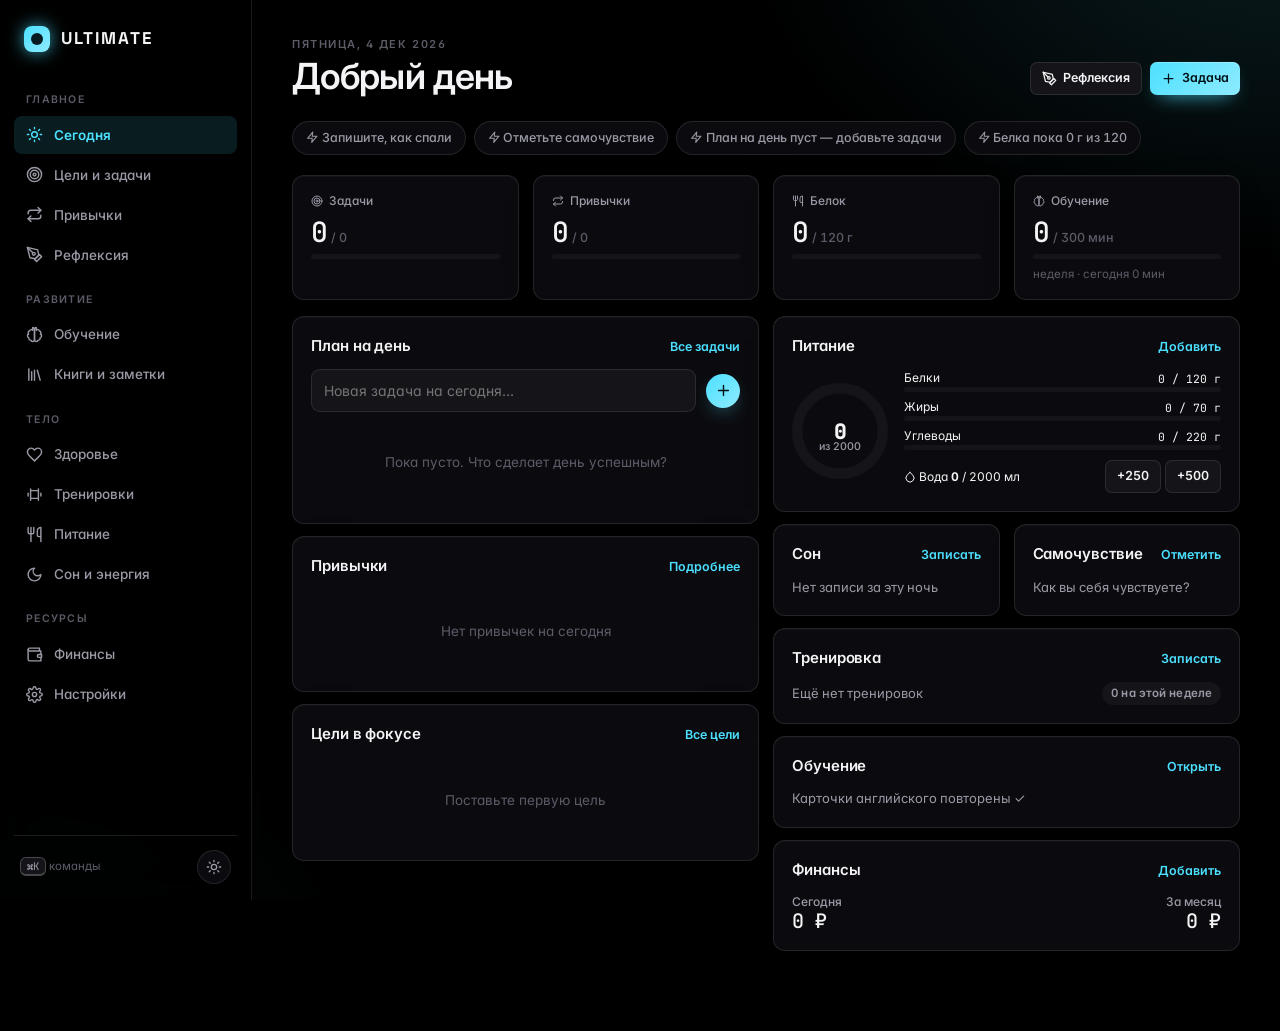
<file: index.html>
<!DOCTYPE html>
<html lang="ru">
<head>
<meta charset="UTF-8">
<meta name="viewport" content="width=device-width, initial-scale=1.0, viewport-fit=cover">
<title>ULTIMATE</title>
<meta name="description" content="ULTIMATE — личная эффективность: цели, привычки, здоровье, обучение, финансы, рефлексия.">
<meta name="theme-color" content="#F5F6F8" media="(prefers-color-scheme: light)">
<meta name="theme-color" content="#000000" media="(prefers-color-scheme: dark)">
<meta name="color-scheme" content="light dark">
<meta name="mobile-web-app-capable" content="yes">
<meta name="apple-mobile-web-app-capable" content="yes">
<meta name="apple-mobile-web-app-status-bar-style" content="black-translucent">
<meta name="apple-mobile-web-app-title" content="ULTIMATE">
<link rel="manifest" href="manifest.webmanifest">
<link rel="icon" href="icons/icon.svg" type="image/svg+xml">
<link rel="apple-touch-icon" href="icons/icon-180.png">
<link rel="preconnect" href="https://fonts.googleapis.com">
<link rel="preconnect" href="https://fonts.gstatic.com" crossorigin>
<link rel="stylesheet" href="https://fonts.googleapis.com/css2?family=Space+Grotesk:wght@500;600;700&family=Inter:wght@400;500;600;700&family=JetBrains+Mono:wght@400;500;600&display=swap">
<link rel="stylesheet" href="src/styles.css">
</head>
<body>
<div id="app">
  <aside id="sidebar"></aside>
  <main id="main"><div id="page"></div></main>
</div>
<div id="modals"></div>
<div id="toasts"></div>
<div id="tooltip" role="tooltip"></div>
<canvas id="confetti"></canvas>
<script type="module" src="src/app.js"></script>
<script type="module" src="src/pwa.js"></script>
</body>
</html>
</file>
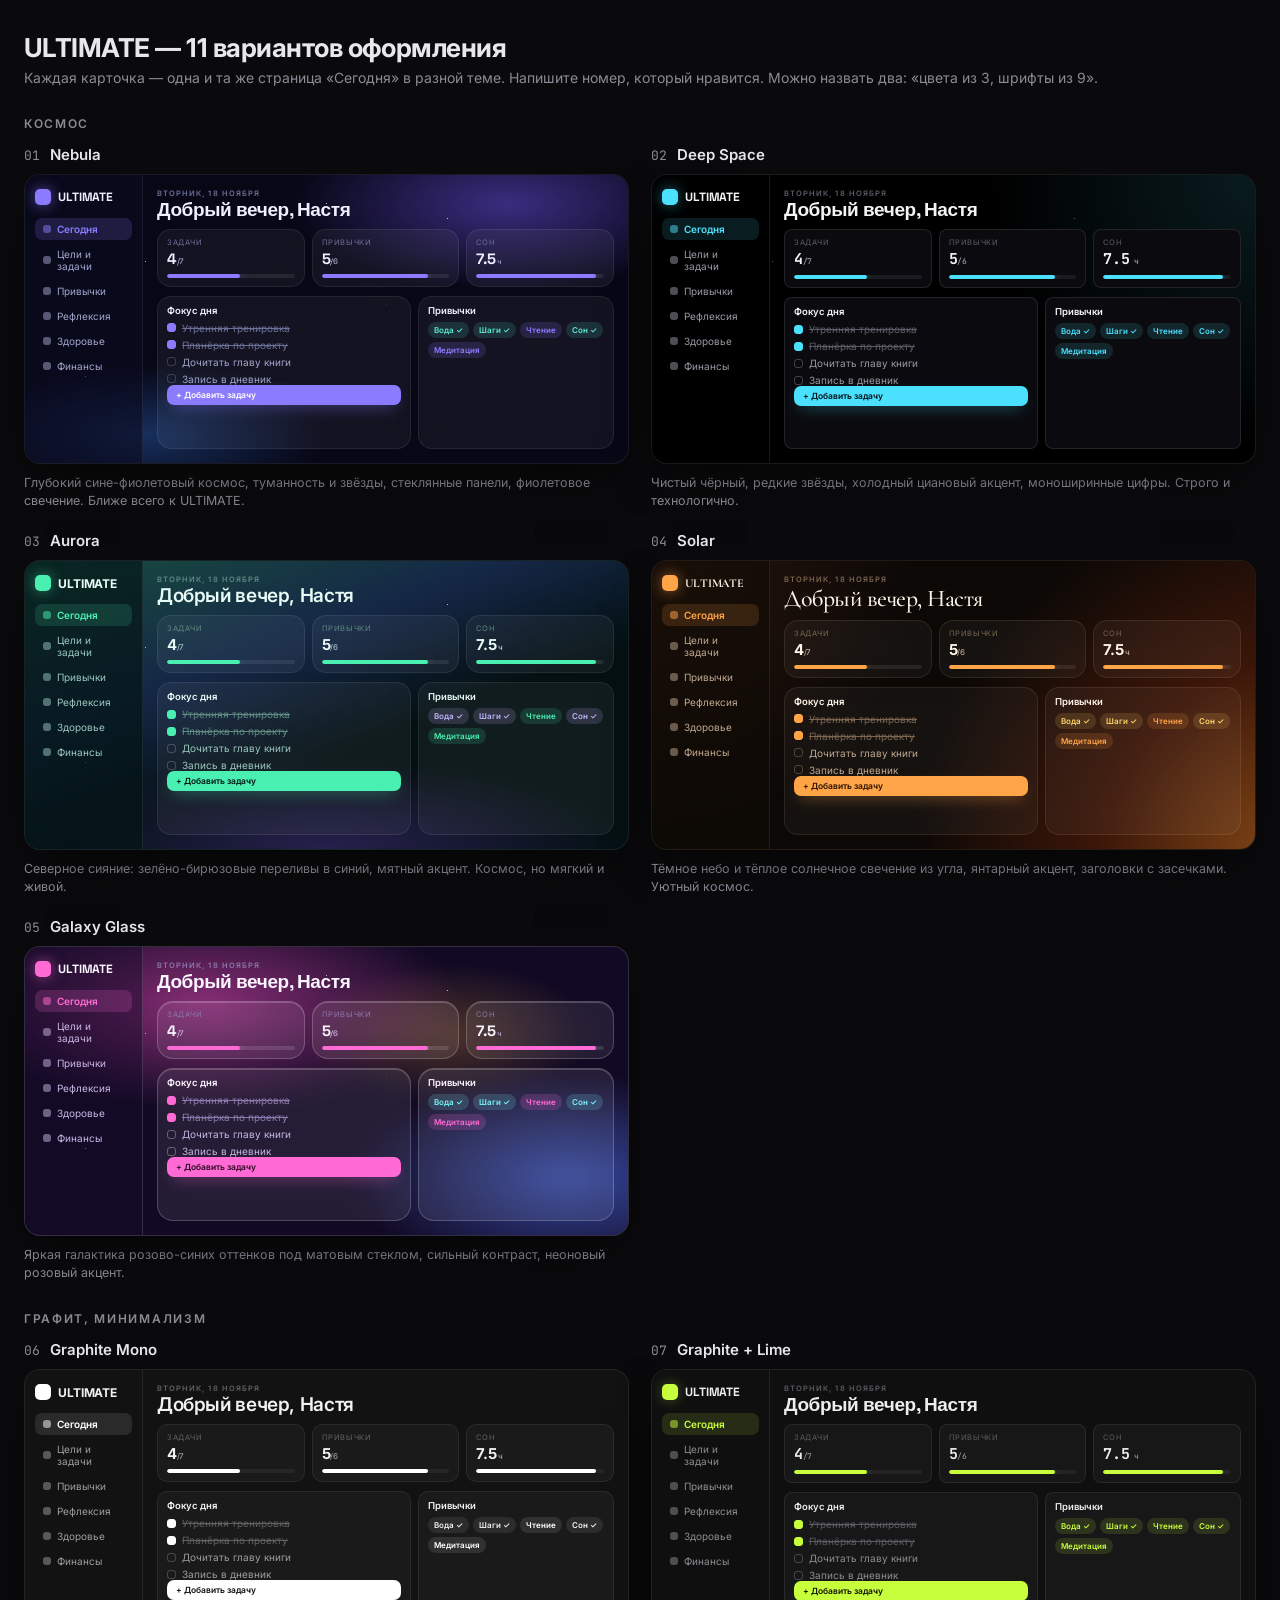
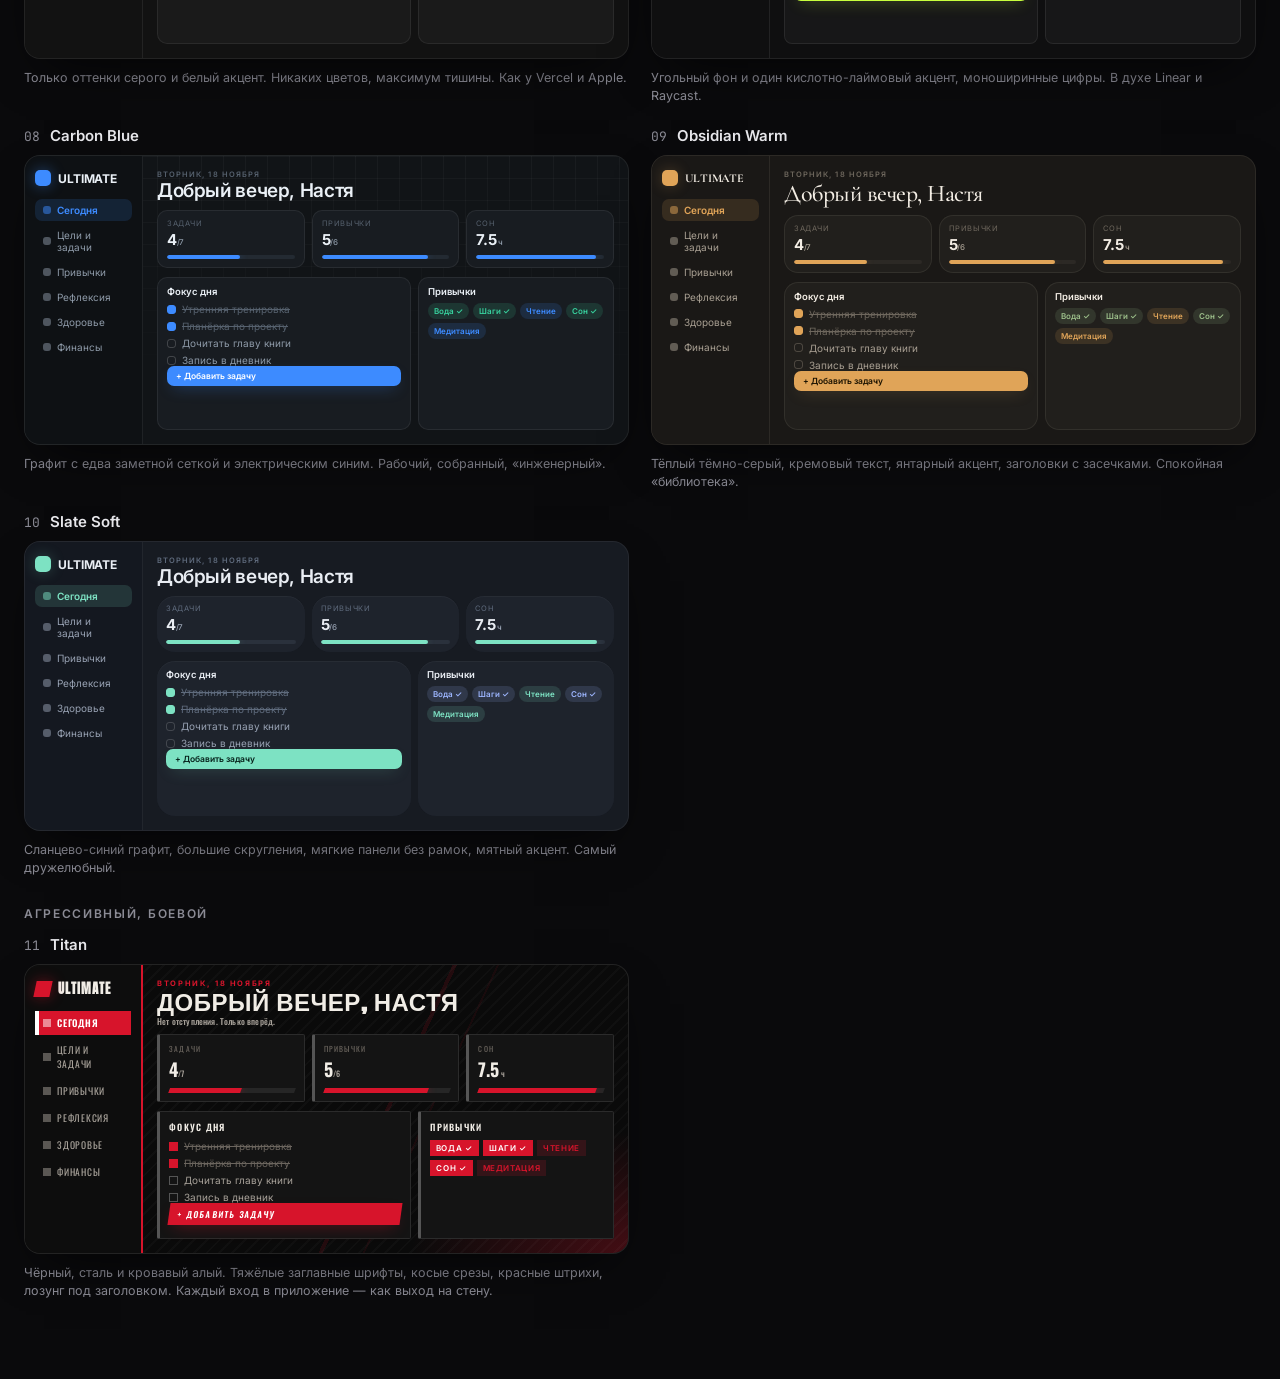
<file: design-variants.html>
<!DOCTYPE html>
<html lang="ru">
<head>
<meta charset="UTF-8">
<meta name="viewport" content="width=device-width, initial-scale=1.0">
<title>ULTIMATE — 11 вариантов оформления</title>
<link rel="stylesheet" href="https://fonts.googleapis.com/css2?family=Inter:wght@400;500;600;700&family=Space+Grotesk:wght@500;600;700&family=Cormorant+Garamond:wght@500;600&family=JetBrains+Mono:wght@500&family=Anton&family=Oswald:wght@500;600;700&display=swap">
<style>
  * { box-sizing: border-box; margin: 0; padding: 0; }
  body { background: #0a0a0c; color: #e8e8ec; font-family: Inter, system-ui, sans-serif; padding: 32px 24px 80px; }
  h1 { font-size: 26px; font-weight: 700; letter-spacing: -0.02em; margin-bottom: 6px; }
  .sub { color: #8b8b95; font-size: 14px; margin-bottom: 28px; }
  .group { font-size: 12px; text-transform: uppercase; letter-spacing: .14em; color: #8b8b95; margin: 30px 0 14px; font-weight: 600; }
  .grid { display: grid; grid-template-columns: repeat(auto-fill, minmax(420px, 1fr)); gap: 22px; }
  .variant { display: flex; flex-direction: column; gap: 10px; }
  .variant .label { display: flex; align-items: baseline; gap: 10px; }
  .variant .num { font-family: "JetBrains Mono", monospace; font-size: 13px; color: #8b8b95; }
  .variant .name { font-size: 15px; font-weight: 600; }
  .variant .desc { font-size: 12.5px; color: #8b8b95; line-height: 1.4; }

  /* ---------- мини-макет приложения ---------- */
  .mock {
    --radius: 14px; --font-h: Inter, sans-serif; --font-n: Inter, sans-serif;
    position: relative; overflow: hidden; height: 290px; border-radius: 16px;
    display: grid; grid-template-columns: 118px 1fr; background: var(--bg); color: var(--fg);
    font-size: 10px; border: 1px solid var(--line); box-shadow: 0 20px 50px -20px rgba(0,0,0,.8);
  }
  .mock .fx { position: absolute; inset: 0; pointer-events: none; }
  .mock .side { position: relative; z-index: 1; padding: 14px 10px; border-right: 1px solid var(--line); background: var(--side); display: flex; flex-direction: column; gap: 3px; }
  .mock .brand { display: flex; align-items: center; gap: 7px; font-weight: 700; font-size: 12px; margin-bottom: 10px; font-family: var(--font-h); letter-spacing: -0.01em; }
  .mock .logo { width: 16px; height: 16px; border-radius: 5px; background: var(--accent); box-shadow: 0 0 14px var(--glow); }
  .mock .nav { padding: 5px 8px; border-radius: 7px; color: var(--fg2); display: flex; gap: 6px; align-items: center; }
  .mock .nav i { width: 8px; height: 8px; border-radius: 3px; background: currentColor; opacity: .5; }
  .mock .nav.on { background: var(--accent-soft); color: var(--accent); font-weight: 600; }
  .mock .main { position: relative; z-index: 1; padding: 14px; display: flex; flex-direction: column; gap: 9px; min-width: 0; }
  .mock .eyebrow { font-size: 7.5px; letter-spacing: .14em; text-transform: uppercase; color: var(--fg3); font-weight: 600; }
  .mock h2 { font-family: var(--font-h); font-size: 19px; font-weight: 600; letter-spacing: -0.02em; line-height: 1.05; margin-top: 2px; }
  .mock .stats { display: grid; grid-template-columns: repeat(3, 1fr); gap: 7px; }
  .mock .card { background: var(--surface); border: 1px solid var(--line); border-radius: var(--radius); padding: 8px 9px; backdrop-filter: blur(10px); }
  .mock .card .k { color: var(--fg3); font-size: 7.5px; text-transform: uppercase; letter-spacing: .08em; }
  .mock .card .v { font-family: var(--font-n); font-size: 15px; font-weight: 700; margin-top: 2px; letter-spacing: -0.02em; }
  .mock .card .v small { font-size: 8px; color: var(--fg2); font-weight: 500; }
  .mock .bar { height: 4px; border-radius: 3px; background: var(--track); margin-top: 6px; overflow: hidden; }
  .mock .bar i { display: block; height: 100%; border-radius: 3px; background: var(--accent); box-shadow: 0 0 8px var(--glow); }
  .mock .row { display: grid; grid-template-columns: 1.3fr 1fr; gap: 7px; flex: 1; min-height: 0; }
  .mock .list { display: flex; flex-direction: column; gap: 5px; }
  .mock .item { display: flex; align-items: center; gap: 6px; color: var(--fg2); }
  .mock .item b { width: 9px; height: 9px; border-radius: 3px; border: 1px solid var(--line2); flex-shrink: 0; }
  .mock .item.done { text-decoration: line-through; color: var(--fg3); }
  .mock .item.done b { background: var(--accent); border-color: var(--accent); }
  .mock .chips { display: flex; flex-wrap: wrap; gap: 4px; margin-top: 5px; }
  .mock .chip { padding: 3px 6px; border-radius: 20px; background: var(--accent-soft); color: var(--accent); font-size: 8px; font-weight: 600; }
  .mock .chip.g { background: var(--good-soft); color: var(--good); }
  .mock .btn { margin-top: auto; align-self: flex-start; padding: 5px 9px; border-radius: 7px; background: var(--accent); color: var(--accent-ink); font-weight: 600; font-size: 8.5px; box-shadow: 0 6px 16px -6px var(--glow); }
  .mock h3 { font-size: 9.5px; font-weight: 600; margin-bottom: 6px; }

  /* ================= КОСМОС ================= */
  .t1 { --bg:#070716; --side:rgba(10,10,32,.6); --surface:rgba(255,255,255,.05); --fg:#EEF0FF; --fg2:#A3A7CC; --fg3:#6C7099; --line:rgba(255,255,255,.08); --line2:rgba(255,255,255,.18); --accent:#8B7CFF; --accent-ink:#fff; --accent-soft:rgba(139,124,255,.16); --glow:rgba(139,124,255,.6); --track:rgba(255,255,255,.08); --good:#5EEAD4; --good-soft:rgba(94,234,212,.14); --font-h:"Space Grotesk",sans-serif; --font-n:"Space Grotesk",sans-serif; }
  .t1 .fx { background: radial-gradient(ellipse 60% 50% at 80% 10%, rgba(120,90,255,.45), transparent 60%), radial-gradient(ellipse 50% 40% at 20% 90%, rgba(60,140,255,.3), transparent 60%); }
  .t1 .fx::after, .t2 .fx::after, .t3 .fx::after, .t5 .fx::after { content:""; position:absolute; inset:0; background-image: radial-gradient(1px 1px at 20% 30%, #fff 50%, transparent 51%), radial-gradient(1px 1px at 70% 15%, #fff 50%, transparent 51%), radial-gradient(1.5px 1.5px at 85% 60%, #fff 50%, transparent 51%), radial-gradient(1px 1px at 40% 75%, #fff 50%, transparent 51%), radial-gradient(1px 1px at 60% 45%, #fff 50%, transparent 51%), radial-gradient(1px 1px at 30% 55%, #fff 50%, transparent 51%), radial-gradient(1.5px 1.5px at 92% 88%, #fff 50%, transparent 51%), radial-gradient(1px 1px at 50% 10%, #fff 50%, transparent 51%), radial-gradient(1px 1px at 10% 70%, #fff 50%, transparent 51%); opacity:.7; }

  .t2 { --bg:#000; --side:#000; --surface:#0B0B0F; --fg:#F4F4F6; --fg2:#9A9AA6; --fg3:#5C5C68; --line:rgba(255,255,255,.1); --line2:rgba(255,255,255,.22); --accent:#4CE0FF; --accent-ink:#001015; --accent-soft:rgba(76,224,255,.12); --glow:rgba(76,224,255,.45); --track:#1A1A20; --good:#4CE0FF; --good-soft:rgba(76,224,255,.12); --radius:8px; --font-h:"Space Grotesk",sans-serif; --font-n:"JetBrains Mono",monospace; }
  .t2 .fx { background: radial-gradient(circle at 100% 0%, rgba(76,224,255,.12), transparent 40%); }
  .t2 .fx::after { opacity:.35; }

  .t3 { --bg:#041012; --side:rgba(4,20,22,.7); --surface:rgba(255,255,255,.05); --fg:#E8FBF6; --fg2:#9CC8BF; --fg3:#5E8A82; --line:rgba(255,255,255,.08); --line2:rgba(255,255,255,.2); --accent:#4AF0B2; --accent-ink:#031510; --accent-soft:rgba(74,240,178,.14); --glow:rgba(74,240,178,.5); --track:rgba(255,255,255,.08); --good:#C4B5FD; --good-soft:rgba(196,181,253,.16); --font-h:Inter,sans-serif; --font-n:Inter,sans-serif; }
  .t3 .fx { background: linear-gradient(160deg, rgba(74,240,178,.28) 0%, rgba(80,120,255,.22) 35%, transparent 60%), radial-gradient(ellipse 50% 30% at 50% 100%, rgba(140,80,255,.25), transparent); }

  .t4 { --bg:#0B0806; --side:rgba(16,10,6,.6); --surface:rgba(255,255,255,.045); --fg:#FFF4E8; --fg2:#C2A98F; --fg3:#7C6650; --line:rgba(255,200,150,.1); --line2:rgba(255,200,150,.25); --accent:#FFA447; --accent-ink:#2A1200; --accent-soft:rgba(255,164,71,.15); --glow:rgba(255,164,71,.55); --track:rgba(255,255,255,.08); --good:#FFD56A; --good-soft:rgba(255,213,106,.14); --font-h:"Cormorant Garamond",serif; --font-n:Inter,sans-serif; }
  .t4 h2 { font-size: 24px; font-weight: 500; }
  .t4 .fx { background: radial-gradient(circle at 110% 110%, rgba(255,140,40,.55), rgba(255,80,20,.2) 30%, transparent 55%), radial-gradient(circle at 0% 0%, rgba(255,120,60,.12), transparent 40%); }

  .t5 { --bg:#120A24; --side:rgba(20,10,40,.45); --surface:rgba(255,255,255,.08); --fg:#FBF5FF; --fg2:#C9B8E6; --fg3:#8B79AD; --line:rgba(255,255,255,.14); --line2:rgba(255,255,255,.3); --accent:#FF6AD5; --accent-ink:#2C0A24; --accent-soft:rgba(255,106,213,.18); --glow:rgba(255,106,213,.55); --track:rgba(255,255,255,.12); --good:#7CF5FF; --good-soft:rgba(124,245,255,.16); --radius:16px; --font-h:"Space Grotesk",sans-serif; --font-n:"Space Grotesk",sans-serif; }
  .t5 .fx { background: radial-gradient(ellipse 70% 60% at 30% 20%, rgba(255,80,200,.5), transparent 60%), radial-gradient(ellipse 60% 60% at 90% 80%, rgba(80,120,255,.55), transparent 60%), radial-gradient(ellipse 40% 40% at 70% 30%, rgba(255,170,60,.25), transparent 60%); }
  .t5 .card { border-color: rgba(255,255,255,.2); box-shadow: inset 0 1px 0 rgba(255,255,255,.2); }

  /* ================= ГРАФИТ ================= */
  .t6 { --bg:#121212; --side:#121212; --surface:#1A1A1A; --fg:#F2F2F2; --fg2:#9E9E9E; --fg3:#616161; --line:rgba(255,255,255,.07); --line2:rgba(255,255,255,.2); --accent:#FFFFFF; --accent-ink:#111; --accent-soft:rgba(255,255,255,.1); --glow:transparent; --track:#262626; --good:#F2F2F2; --good-soft:rgba(255,255,255,.08); --radius:10px; --font-h:Inter,sans-serif; --font-n:Inter,sans-serif; }

  .t7 { --bg:#0F0F10; --side:#0F0F10; --surface:#171718; --fg:#EDEDEF; --fg2:#8E8E93; --fg3:#5B5B61; --line:rgba(255,255,255,.08); --line2:rgba(255,255,255,.2); --accent:#C8FF3D; --accent-ink:#121400; --accent-soft:rgba(200,255,61,.12); --glow:rgba(200,255,61,.3); --track:#242426; --good:#C8FF3D; --good-soft:rgba(200,255,61,.12); --radius:8px; --font-h:"Space Grotesk",sans-serif; --font-n:"JetBrains Mono",monospace; }

  .t8 { --bg:#111417; --side:#0E1114; --surface:#181C21; --fg:#EAF0F6; --fg2:#8E9AA8; --fg3:#56616E; --line:rgba(255,255,255,.07); --line2:rgba(255,255,255,.18); --accent:#3D8BFF; --accent-ink:#fff; --accent-soft:rgba(61,139,255,.14); --glow:rgba(61,139,255,.4); --track:#232A32; --good:#38D39F; --good-soft:rgba(56,211,159,.14); --radius:10px; --font-h:Inter,sans-serif; --font-n:Inter,sans-serif; }
  .t8 .fx { background-image: linear-gradient(rgba(255,255,255,.035) 1px, transparent 1px), linear-gradient(90deg, rgba(255,255,255,.035) 1px, transparent 1px); background-size: 22px 22px; mask-image: linear-gradient(180deg, #000, transparent 85%); }

  .t9 { --bg:#1A1816; --side:#1A1816; --surface:#211F1C; --fg:#F3EDE4; --fg2:#A89F92; --fg3:#6E675D; --line:rgba(255,235,210,.08); --line2:rgba(255,235,210,.2); --accent:#E0A458; --accent-ink:#1A1200; --accent-soft:rgba(224,164,88,.14); --glow:rgba(224,164,88,.25); --track:#2C2925; --good:#9DC08B; --good-soft:rgba(157,192,139,.14); --radius:14px; --font-h:"Cormorant Garamond",serif; --font-n:Inter,sans-serif; }
  .t9 h2 { font-size: 24px; font-weight: 500; }

  .t10 { --bg:#171B22; --side:#141820; --surface:#1E232C; --fg:#E9EDF3; --fg2:#98A2B3; --fg3:#5F6B7D; --line:rgba(255,255,255,.06); --line2:rgba(255,255,255,.16); --accent:#7DE2C3; --accent-ink:#06211A; --accent-soft:rgba(125,226,195,.14); --glow:rgba(125,226,195,.25); --track:#2A313C; --good:#9DB6FF; --good-soft:rgba(157,182,255,.14); --radius:18px; --font-h:Inter,sans-serif; --font-n:Inter,sans-serif; }
  .t10 .card { border: 0; box-shadow: 0 1px 0 rgba(255,255,255,.04) inset; }
  /* ================= ТИТАН (агрессивный) ================= */
  .t11 { --bg:#0A0A0A; --side:#0D0D0D; --surface:#141414; --fg:#F1EDE6; --fg2:#A8A29A; --fg3:#6B655E; --line:rgba(255,255,255,.1); --line2:rgba(255,255,255,.28); --accent:#D7142B; --accent-ink:#fff; --accent-soft:rgba(215,20,43,.16); --glow:rgba(215,20,43,.45); --track:#262626; --good:#F1EDE6; --good-soft:rgba(241,237,230,.1); --radius:2px; --font-h:Anton,Oswald,sans-serif; --font-n:Oswald,sans-serif; }
  .t11 .fx { background:
      linear-gradient(115deg, transparent 0 58%, rgba(215,20,43,.12) 58% 58.6%, transparent 58.6% 64%, rgba(215,20,43,.07) 64% 64.3%, transparent 64.3%),
      repeating-linear-gradient(-45deg, rgba(255,255,255,.025) 0 2px, transparent 2px 9px),
      radial-gradient(ellipse 60% 70% at 100% 100%, rgba(215,20,43,.28), transparent 60%); }
  .t11 .side { border-right: 2px solid var(--accent); }
  .t11 .brand { font-family: Anton, sans-serif; letter-spacing: .08em; text-transform: uppercase; font-size: 12.5px; }
  .t11 .logo { border-radius: 0; transform: skewX(-12deg); }
  .t11 .nav { border-radius: 0; text-transform: uppercase; letter-spacing: .08em; font-family: Oswald, sans-serif; font-size: 9.5px; }
  .t11 .nav.on { background: var(--accent); color: #fff; box-shadow: 4px 0 0 0 #fff inset; }
  .t11 .nav i { border-radius: 0; }
  .t11 .eyebrow { color: var(--accent); letter-spacing: .22em; font-weight: 700; }
  .t11 h2 { font-family: Anton, sans-serif; text-transform: uppercase; font-size: 24px; letter-spacing: .02em; line-height: .95; }
  .t11 h2::after { content: "Нет отступления. Только вперёд."; display: block; font-family: Oswald, sans-serif; font-weight: 500; text-transform: none; letter-spacing: .02em; font-size: 8.5px; color: var(--fg2); margin-top: 4px; }
  .t11 .card { border-left: 3px solid var(--line2); }
  .t11 .card .k { font-family: Oswald, sans-serif; letter-spacing: .16em; }
  .t11 .card .v { font-size: 18px; letter-spacing: 0; }
  .t11 .bar { height: 5px; border-radius: 0; transform: skewX(-20deg); }
  .t11 .bar i { border-radius: 0; }
  .t11 h3 { text-transform: uppercase; letter-spacing: .14em; font-family: Oswald, sans-serif; font-size: 9px; }
  .t11 .chip { border-radius: 0; text-transform: uppercase; letter-spacing: .08em; }
  .t11 .chip.g { background: var(--accent); color: #fff; }
  .t11 .btn { border-radius: 0; text-transform: uppercase; letter-spacing: .14em; font-family: Oswald, sans-serif; transform: skewX(-8deg); }
  .t11 .item b { border-radius: 0; }
</style>
</head>
<body>
<h1>ULTIMATE — 11 вариантов оформления</h1>
<p class="sub">Каждая карточка — одна и та же страница «Сегодня» в разной теме. Напишите номер, который нравится. Можно назвать два: «цвета из 3, шрифты из 9».</p>

<div class="group">Космос</div>
<div class="grid" id="cosmos"></div>

<div class="group">Графит, минимализм</div>
<div class="grid" id="graphite"></div>

<div class="group">Агрессивный, боевой</div>
<div class="grid" id="titan"></div>

<template id="mock">
  <div class="mock">
    <div class="fx"></div>
    <div class="side">
      <div class="brand"><span class="logo"></span>ULTIMATE</div>
      <div class="nav on"><i></i>Сегодня</div>
      <div class="nav"><i></i>Цели и задачи</div>
      <div class="nav"><i></i>Привычки</div>
      <div class="nav"><i></i>Рефлексия</div>
      <div class="nav"><i></i>Здоровье</div>
      <div class="nav"><i></i>Финансы</div>
    </div>
    <div class="main">
      <div><div class="eyebrow">Вторник, 18 ноября</div><h2>Добрый вечер, Настя</h2></div>
      <div class="stats">
        <div class="card"><div class="k">Задачи</div><div class="v">4<small>/7</small></div><div class="bar"><i style="width:57%"></i></div></div>
        <div class="card"><div class="k">Привычки</div><div class="v">5<small>/6</small></div><div class="bar"><i style="width:83%"></i></div></div>
        <div class="card"><div class="k">Сон</div><div class="v">7.5<small> ч</small></div><div class="bar"><i style="width:94%"></i></div></div>
      </div>
      <div class="row">
        <div class="card">
          <h3>Фокус дня</h3>
          <div class="list">
            <div class="item done"><b></b>Утренняя тренировка</div>
            <div class="item done"><b></b>Планёрка по проекту</div>
            <div class="item"><b></b>Дочитать главу книги</div>
            <div class="item"><b></b>Запись в дневник</div>
          </div>
          <div class="btn">+ Добавить задачу</div>
        </div>
        <div class="card">
          <h3>Привычки</h3>
          <div class="chips"><span class="chip g">Вода ✓</span><span class="chip g">Шаги ✓</span><span class="chip">Чтение</span><span class="chip g">Сон ✓</span><span class="chip">Медитация</span></div>
        </div>
      </div>
    </div>
  </div>
</template>

<script>
  const variants = [
    ['cosmos', 1, 'Nebula', 'Глубокий сине-фиолетовый космос, туманность и звёзды, стеклянные панели, фиолетовое свечение. Ближе всего к ULTIMATE.'],
    ['cosmos', 2, 'Deep Space', 'Чистый чёрный, редкие звёзды, холодный циановый акцент, моноширинные цифры. Строго и технологично.'],
    ['cosmos', 3, 'Aurora', 'Северное сияние: зелёно-бирюзовые переливы в синий, мятный акцент. Космос, но мягкий и живой.'],
    ['cosmos', 4, 'Solar', 'Тёмное небо и тёплое солнечное свечение из угла, янтарный акцент, заголовки с засечками. Уютный космос.'],
    ['cosmos', 5, 'Galaxy Glass', 'Яркая галактика розово-синих оттенков под матовым стеклом, сильный контраст, неоновый розовый акцент.'],
    ['graphite', 6, 'Graphite Mono', 'Только оттенки серого и белый акцент. Никаких цветов, максимум тишины. Как у Vercel и Apple.'],
    ['graphite', 7, 'Graphite + Lime', 'Угольный фон и один кислотно-лаймовый акцент, моноширинные цифры. В духе Linear и Raycast.'],
    ['graphite', 8, 'Carbon Blue', 'Графит с едва заметной сеткой и электрическим синим. Рабочий, собранный, «инженерный».'],
    ['graphite', 9, 'Obsidian Warm', 'Тёплый тёмно-серый, кремовый текст, янтарный акцент, заголовки с засечками. Спокойная «библиотека».'],
    ['titan', 11, 'Titan', 'Чёрный, сталь и кровавый алый. Тяжёлые заглавные шрифты, косые срезы, красные штрихи, лозунг под заголовком. Каждый вход в приложение — как выход на стену.'],
    ['graphite', 10, 'Slate Soft', 'Сланцево-синий графит, большие скругления, мягкие панели без рамок, мятный акцент. Самый дружелюбный.'],
  ];
  const tpl = document.getElementById('mock');
  for (const [group, n, name, desc] of variants) {
    const wrap = document.createElement('div');
    wrap.className = 'variant';
    wrap.innerHTML = `<div class="label"><span class="num">${String(n).padStart(2, '0')}</span><span class="name">${name}</span></div>`;
    const m = tpl.content.firstElementChild.cloneNode(true);
    m.classList.add('t' + n);
    wrap.appendChild(m);
    wrap.insertAdjacentHTML('beforeend', `<div class="desc">${desc}</div>`);
    document.getElementById(group).appendChild(wrap);
  }
</script>
</body>
</html>
</file>
<file: src/styles.css>
/* ============================================================
   ULTIMATE — тема Deep Space: чёрный фон, редкие звёзды, циановый акцент.
   Шрифты: Space Grotesk (заголовки), Inter (текст), JetBrains Mono (цифры и моно).
   ============================================================ */
:root {
  --bg: #000000;
  --bg-glow-1: rgba(76, 224, 255, 0.13);
  --bg-glow-2: rgba(76, 224, 255, 0.04);
  --stars: 0.55;
  --surface: #0B0B0F;
  --surface-2: #141419;
  --surface-3: #1E1E25;
  --glass: rgba(0, 0, 0, 0.72);
  --fg: #F4F4F6;
  --fg-2: #9A9AA6;
  --fg-3: #5C5C68;
  --line: rgba(255, 255, 255, 0.10);
  --line-2: rgba(255, 255, 255, 0.22);
  --accent: #4CE0FF;
  --accent-2: #8EEBFF;
  --accent-ink: #001015;
  --accent-soft: rgba(76, 224, 255, 0.12);
  --gold: #E2C068;
  --gold-soft: rgba(226, 192, 104, 0.14);
  --good: #3DDC97; --warn: #F2B544; --bad: #FF5C6C; --info: #5FA3F7;
  --good-soft: rgba(61,220,151,0.13); --warn-soft: rgba(242,181,68,0.14); --bad-soft: rgba(255,92,108,0.14); --info-soft: rgba(95,163,247,0.14);
  --c1:#4CE0FF; --c2:#3DDC97; --c3:#F2B544; --c4:#FF5C6C; --c5:#5FA3F7; --c6:#C98BFF; --c7:#2ED3C5; --c8:#C9A66B;
  --shadow: 0 1px 0 rgba(255,255,255,0.03) inset, 0 10px 30px -14px rgba(0,0,0,0.9);
  --shadow-hover: 0 1px 0 rgba(255,255,255,0.05) inset, 0 0 0 1px rgba(76,224,255,0.18), 0 24px 50px -20px rgba(0,0,0,0.9);
  --font-display: "Space Grotesk", "Inter", system-ui, sans-serif;
  --font-num: "JetBrains Mono", ui-monospace, SFMono-Regular, Menlo, monospace;
  --font-body: "Inter", system-ui, -apple-system, sans-serif;
  --font-mono: "JetBrains Mono", ui-monospace, SFMono-Regular, Menlo, monospace;
  --radius: 12px; --radius-s: 8px; --radius-xs: 6px;
  --shadow-modal: 0 40px 100px -20px rgba(0,0,0,0.45);
  --ease: cubic-bezier(.2,.8,.2,1);
  --spring: cubic-bezier(.34,1.56,.64,1);
  color-scheme: dark;
}

:root[data-theme="light"], :root:not([data-theme="dark"]).sys-light {
  --bg: #F5F6F8;
  --bg-glow-1: rgba(14, 165, 199, 0.10);
  --bg-glow-2: rgba(14, 165, 199, 0.04);
  --stars: 0;
  --surface: #FFFFFF;
  --surface-2: #EEF0F3;
  --surface-3: #E2E5EA;
  --glass: rgba(255, 255, 255, 0.78);
  --fg: #0E0F12;
  --fg-2: #5C606B;
  --fg-3: #969AA6;
  --line: rgba(14, 15, 18, 0.09);
  --line-2: rgba(14, 15, 18, 0.16);
  --accent: #0891B2;
  --accent-2: #06B6D4;
  --accent-ink: #FFFFFF;
  --accent-soft: rgba(8, 145, 178, 0.11);
  --gold: #B8860B;
  --gold-soft: rgba(184, 134, 11, 0.12);
  --good: #16A34A; --warn: #D97706; --bad: #DC2626; --info: #2563EB;
  --good-soft: rgba(22,163,74,0.12); --warn-soft: rgba(217,119,6,0.14); --bad-soft: rgba(220,38,38,0.12); --info-soft: rgba(37,99,235,0.12);
  --c1:#0891B2; --c2:#16A34A; --c3:#D97706; --c4:#DC2626; --c5:#2563EB; --c6:#9333EA; --c7:#0D9488; --c8:#7C5E2A;
  --shadow: 0 1px 2px rgba(14,15,18,0.04), 0 8px 24px -12px rgba(14,15,18,0.10);
  --shadow-hover: 0 2px 4px rgba(14,15,18,0.05), 0 18px 40px -16px rgba(14,15,18,0.18);
  color-scheme: light;
}

* { box-sizing: border-box; }
html { scroll-behavior: smooth; }
html, body { height: 100%; }
body {
  margin: 0; background: var(--bg); color: var(--fg);
  font-family: var(--font-body); font-size: 14.5px; line-height: 1.5;
  -webkit-font-smoothing: antialiased; -moz-osx-font-smoothing: grayscale;
  font-feature-settings: "cv11", "ss01", "tnum";
  transition: background-color .4s var(--ease), color .4s var(--ease);
}
body::before {
  content: ""; position: fixed; inset: 0; z-index: -1; pointer-events: none;
  background:
    radial-gradient(900px 600px at 100% -10%, var(--bg-glow-1), transparent 60%),
    radial-gradient(700px 500px at 0% 110%, var(--bg-glow-2), transparent 60%);
  transition: opacity .6s;
}
/* Звёзды: несколько слоёв точек разного размера, видны только в тёмной теме */
body::after {
  content: ""; position: fixed; inset: 0; z-index: -1; pointer-events: none; opacity: var(--stars);
  background-image:
    radial-gradient(1px 1px at 12% 18%, #fff 50%, transparent 51%),
    radial-gradient(1px 1px at 33% 7%, #fff 50%, transparent 51%),
    radial-gradient(1.5px 1.5px at 58% 22%, #fff 50%, transparent 51%),
    radial-gradient(1px 1px at 79% 12%, #fff 50%, transparent 51%),
    radial-gradient(1px 1px at 91% 38%, #fff 50%, transparent 51%),
    radial-gradient(1px 1px at 66% 48%, #fff 50%, transparent 51%),
    radial-gradient(1.5px 1.5px at 24% 56%, #fff 50%, transparent 51%),
    radial-gradient(1px 1px at 45% 71%, #fff 50%, transparent 51%),
    radial-gradient(1px 1px at 85% 77%, #fff 50%, transparent 51%),
    radial-gradient(1px 1px at 8% 86%, #fff 50%, transparent 51%),
    radial-gradient(1.5px 1.5px at 52% 92%, #fff 50%, transparent 51%),
    radial-gradient(1px 1px at 70% 90%, #fff 50%, transparent 51%),
    radial-gradient(1px 1px at 38% 33%, #fff 50%, transparent 51%),
    radial-gradient(2px 2px at 96% 62%, var(--accent) 50%, transparent 51%),
    radial-gradient(1px 1px at 17% 41%, #fff 50%, transparent 51%);
  transition: opacity .6s;
}
button, input, select, textarea { font: inherit; color: inherit; }
button { cursor: pointer; }
a { color: var(--accent); text-decoration: none; }
h1, h2, h3, h4 { margin: 0; text-wrap: balance; letter-spacing: -0.01em; }
h2, h3, h4 { font-family: var(--font-body); font-weight: 600; }
p { margin: 0; }
svg[aria-hidden="true"] { width: 1em; height: 1em; vertical-align: -0.15em; flex-shrink: 0; }
::selection { background: var(--accent); color: var(--accent-ink); }
* { scrollbar-width: thin; scrollbar-color: var(--line-2) transparent; }
*::-webkit-scrollbar { width: 8px; height: 8px; }
*::-webkit-scrollbar-thumb { background: var(--line-2); border-radius: 8px; border: 2px solid transparent; background-clip: padding-box; }
*::-webkit-scrollbar-track { background: transparent; }

/* ---------- Layout ---------- */
#app { display: grid; grid-template-columns: 252px 1fr; min-height: 100%; }
#sidebar {
  position: sticky; top: 0; height: 100vh; display: flex; flex-direction: column; gap: 2px;
  padding: 22px 14px 16px; overflow-y: auto;
  background: var(--glass); backdrop-filter: blur(24px) saturate(1.4); -webkit-backdrop-filter: blur(24px) saturate(1.4);
  border-right: 1px solid var(--line);
}
#sidebar .brand { font-family: var(--font-display); font-weight: 700; font-size: 17px; letter-spacing: 0.12em; text-transform: uppercase; padding: 4px 10px 22px; display: flex; align-items: center; gap: 11px; }
#sidebar .brand .logo { width: 26px; height: 26px; border-radius: 8px; background: linear-gradient(135deg, var(--accent), var(--accent-2)); box-shadow: 0 0 18px -2px var(--accent); position: relative; }
#sidebar .brand .logo::after { content: ""; position: absolute; inset: 7px; border-radius: 50%; background: var(--accent-ink); opacity: .95; }
#sidebar .group { font-size: 10.5px; text-transform: uppercase; letter-spacing: 0.12em; color: var(--fg-3); font-weight: 600; padding: 16px 12px 6px; }
#sidebar nav { position: relative; display: flex; flex-direction: column; gap: 2px; }
#sidebar .indicator { position: absolute; left: 0; width: 100%; height: 38px; border-radius: 8px; background: var(--accent-soft); z-index: 0; transition: transform .35s var(--spring), opacity .2s; pointer-events: none; opacity: 0; }
.nav-item { position: relative; z-index: 1; display: flex; align-items: center; gap: 11px; padding: 9px 12px; height: 38px; border-radius: 8px; color: var(--fg-2); font-weight: 500; font-size: 13.5px; transition: color .2s, background .2s; }
.nav-item svg { width: 17px; height: 17px; flex-shrink: 0; transition: transform .25s var(--spring); }
.nav-item:hover { color: var(--fg); }
.nav-item:hover svg { transform: translateY(-1px) scale(1.08); }
.nav-item.active { color: var(--accent); font-weight: 600; }
#sidebar .foot { margin-top: auto; padding: 14px 6px 0; display: flex; align-items: center; justify-content: space-between; gap: 8px; border-top: 1px solid var(--line); }
#sidebar .foot .hint { font-size: 11.5px; color: var(--fg-3); }
.theme-toggle { width: 34px; height: 34px; border-radius: 50%; border: 1px solid var(--line); background: var(--surface); display: grid; place-items: center; color: var(--fg-2); transition: transform .3s var(--spring), color .2s; }
.theme-toggle:hover { transform: rotate(20deg) scale(1.05); color: var(--fg); }
.theme-toggle svg { width: 16px; height: 16px; }
#main { min-width: 0; }
#page { max-width: 1120px; margin: 0 auto; padding: 36px 40px 80px; }

@media (max-width: 860px) {
  #app { grid-template-columns: 1fr; }
  #sidebar { position: fixed; inset: auto 0 0 0; height: auto; flex-direction: row; padding: 6px 6px calc(8px + env(safe-area-inset-bottom, 0px)); border-right: 0; border-top: 1px solid var(--line); overflow-x: auto; gap: 2px; z-index: 20; }
  #sidebar nav { flex-direction: row; }
  #sidebar .brand, #sidebar .group, #sidebar .foot, #sidebar .indicator { display: none; }
  .nav-item { flex-direction: column; gap: 3px; font-size: 10px; padding: 6px 8px; min-width: 64px; height: auto; text-align: center; }
  .nav-item svg { width: 21px; height: 21px; }
  #page { padding: 20px 16px 110px; }
}

/* ---------- Page furniture ---------- */
.page-head { display: flex; align-items: flex-end; justify-content: space-between; gap: 14px; margin-bottom: 26px; flex-wrap: wrap; }
.page-head .eyebrow { font-size: 11px; color: var(--fg-3); letter-spacing: 0.14em; text-transform: uppercase; font-weight: 600; margin-bottom: 6px; }
.page-head h1 { font-family: var(--font-display); font-size: 36px; font-weight: 600; line-height: 1; letter-spacing: -0.025em; }
.page-head .actions { display: flex; gap: 8px; flex-wrap: wrap; }
.section-title { display: flex; align-items: baseline; justify-content: space-between; margin: 26px 0 12px; gap: 10px; flex-wrap: wrap; }
.section-title h2 { font-size: 15px; font-weight: 600; letter-spacing: -0.005em; }
.section-title:first-child { margin-top: 0; }
.link { background: none; border: 0; color: var(--accent); font-weight: 600; font-size: 12.5px; padding: 0; transition: opacity .2s; }
.link:hover { opacity: .75; }

.card {
  background: var(--surface); border-radius: var(--radius); padding: 18px;
  box-shadow: var(--shadow); border: 1px solid var(--line); min-width: 0;
  transition: transform .35s var(--ease), box-shadow .35s var(--ease), border-color .3s;
}
.card:hover { box-shadow: var(--shadow-hover); border-color: var(--line-2); }
.card.pad-0 { padding: 0; overflow: hidden; }
.card h3 { font-size: 14px; font-weight: 600; margin-bottom: 10px; }
.stack { display: flex; flex-direction: column; gap: 12px; }
.stack.tight { gap: 6px; }
.row { display: flex; align-items: center; gap: 10px; }
.row.between { justify-content: space-between; }
.row.wrap { flex-wrap: wrap; }
.row.top { align-items: flex-start; }
.grow { flex: 1; min-width: 0; }
.grid-2 { display: grid; grid-template-columns: 1fr 1fr; gap: 14px; }
.grid-3 { display: grid; grid-template-columns: repeat(3, 1fr); gap: 14px; }
.grid-4 { display: grid; grid-template-columns: repeat(4, 1fr); gap: 14px; }
.grid-auto { display: grid; grid-template-columns: repeat(auto-fill, minmax(230px, 1fr)); gap: 14px; }
@media (max-width: 700px) { .grid-3, .grid-4 { grid-template-columns: 1fr 1fr; } }
@media (max-width: 480px) { .grid-2, .grid-3 { grid-template-columns: 1fr; } .grid-4 { grid-template-columns: 1fr 1fr; } .stat .value { font-size: 22px; } }

.label { font-size: 12px; color: var(--fg-2); font-weight: 500; }
.label.caps { text-transform: uppercase; letter-spacing: 0.1em; font-size: 10.5px; font-weight: 600; color: var(--fg-3); }
.value { font-family: var(--font-num); font-weight: 500; font-size: 24px; letter-spacing: -0.02em; font-variant-numeric: tabular-nums; line-height: 1.05; }
.value small { white-space: nowrap; font-size: 12.5px; font-weight: 500; color: var(--fg-3); margin-left: 4px; letter-spacing: 0; font-family: var(--font-body); }
.muted { color: var(--fg-2); }
.faint { color: var(--fg-3); }
.tiny { font-size: 12px; }
.small { font-size: 13px; }
.bold { font-weight: 600; }
.mono { font-family: var(--font-mono); font-variant-numeric: tabular-nums; font-size: 0.95em; }
.good { color: var(--good); } .warn { color: var(--warn); } .bad { color: var(--bad); } .accent { color: var(--accent); } .gold { color: var(--gold); }
.strike { text-decoration: line-through; color: var(--fg-3); }
.ellipsis { overflow: hidden; text-overflow: ellipsis; white-space: nowrap; }

.pill { display: inline-flex; align-items: center; gap: 5px; padding: 3px 9px; border-radius: 999px; font-size: 11.5px; font-weight: 600; background: var(--surface-2); color: var(--fg-2); white-space: nowrap; letter-spacing: 0.01em; }
.pill.good { background: var(--good-soft); color: var(--good); }
.pill.warn { background: var(--warn-soft); color: var(--warn); }
.pill.bad { background: var(--bad-soft); color: var(--bad); }
.pill.accent { background: var(--accent-soft); color: var(--accent); }
.pill.info { background: var(--info-soft); color: var(--info); }
.pill.gold { background: var(--gold-soft); color: var(--gold); }
.dot { width: 8px; height: 8px; border-radius: 50%; background: currentColor; display: inline-block; flex-shrink: 0; }

.chips { display: flex; gap: 8px; overflow-x: auto; padding-bottom: 4px; scrollbar-width: none; }
.chips::-webkit-scrollbar { display: none; }
.chip { border: 1px solid var(--line); background: var(--surface); border-radius: 999px; padding: 7px 13px; font-size: 12.5px; font-weight: 500; color: var(--fg-2); white-space: nowrap; transition: all .2s var(--ease); }
.chip:hover { border-color: var(--line-2); color: var(--fg); transform: translateY(-1px); }
.chip.active { background: var(--fg); color: var(--bg); border-color: var(--fg); }

.btn {
  border: 0; border-radius: 9px; padding: 10px 16px; font-weight: 600; font-size: 13.5px;
  background: linear-gradient(135deg, var(--accent), var(--accent-2)); color: var(--accent-ink);
  display: inline-flex; align-items: center; gap: 6px; justify-content: center; white-space: nowrap;
  box-shadow: 0 8px 20px -10px var(--accent), inset 0 1px 0 rgba(255,255,255,0.25);
  transition: transform .2s var(--spring), box-shadow .25s, filter .2s;
}
.btn:hover { transform: translateY(-1px); box-shadow: 0 12px 26px -10px var(--accent), inset 0 1px 0 rgba(255,255,255,0.25); filter: brightness(1.04); }
.btn:active { transform: translateY(0) scale(.98); }
.btn svg { width: 15px; height: 15px; }
.btn.secondary { background: var(--surface-2); color: var(--fg); box-shadow: none; border: 1px solid var(--line); }
.btn.secondary:hover { box-shadow: none; background: var(--surface-3); }
.btn.ghost { background: none; color: var(--fg-2); box-shadow: none; }
.btn.ghost:hover { box-shadow: none; color: var(--fg); background: var(--surface-2); }
.btn.danger { background: var(--bad-soft); color: var(--bad); box-shadow: none; }
.btn.danger:hover { box-shadow: none; }
.btn.good { background: var(--good-soft); color: var(--good); box-shadow: none; }
.btn.good:hover { box-shadow: none; }
.btn.sm { padding: 6px 11px; font-size: 12.5px; border-radius: 7px; }
.btn.block { width: 100%; }
.btn:disabled { opacity: 0.5; cursor: default; transform: none; }
.icon-btn { width: 34px; height: 34px; border-radius: 50%; border: 1px solid var(--line); background: var(--surface); display: grid; place-items: center; color: var(--fg-2); flex-shrink: 0; transition: all .2s var(--spring); }
.icon-btn:hover { color: var(--fg); background: var(--surface-2); transform: scale(1.06); }
.icon-btn:active { transform: scale(.94); }
.icon-btn.primary { background: linear-gradient(135deg, var(--accent), var(--accent-2)); color: var(--accent-ink); border: 0; box-shadow: 0 8px 20px -10px var(--accent); }
.icon-btn svg { width: 17px; height: 17px; }
.icon-btn.sm { width: 28px; height: 28px; } .icon-btn.sm svg { width: 14px; height: 14px; }
.btn:focus-visible, .icon-btn:focus-visible, .chip:focus-visible, .nav-item:focus-visible, .check:focus-visible { outline: 2px solid var(--accent); outline-offset: 2px; }

/* ---------- Lists ---------- */
.list { display: flex; flex-direction: column; }
.list-item { display: flex; align-items: center; gap: 12px; padding: 11px 6px; margin: 0 -6px; border-bottom: 1px solid var(--line); border-radius: 10px; transition: background .2s; }
.list-item:last-child { border-bottom: 0; }
.list-item:hover { background: var(--surface-2); border-bottom-color: transparent; }
.list-item .main { flex: 1; min-width: 0; }
.list-item .title { font-weight: 500; font-size: 13.5px; }
.list-item .sub { font-size: 12px; color: var(--fg-2); margin-top: 2px; }
.list-item.clickable { cursor: pointer; }
.list-item.clickable:hover .title { color: var(--accent); }
.check { width: 22px; height: 22px; border-radius: 50%; border: 1.5px solid var(--line-2); background: var(--surface); display: grid; place-items: center; flex-shrink: 0; padding: 0; color: #fff; transition: all .25s var(--spring); }
.check:hover { border-color: var(--accent); transform: scale(1.08); }
.check svg { width: 12px; height: 12px; opacity: 0; transform: scale(.4); transition: all .25s var(--spring); }
.check.on { background: var(--good); border-color: var(--good); animation: pop-check .4s var(--spring); }
.check.on svg { opacity: 1; transform: scale(1); }
.check.sq { border-radius: 7px; }
@keyframes pop-check { 0% { transform: scale(.8) } 60% { transform: scale(1.15) } 100% { transform: scale(1) } }

/* ---------- Progress ---------- */
.bar { height: 7px; border-radius: 999px; background: var(--surface-2); overflow: hidden; position: relative; }
.bar > i { display: block; height: 100%; background: linear-gradient(90deg, var(--accent), var(--accent-2)); border-radius: 999px; box-shadow: 0 0 10px -2px var(--accent); transition: width .9s var(--ease); position: relative; }
.bar > i::after { content: ""; position: absolute; inset: 0; background: linear-gradient(90deg, transparent, rgba(255,255,255,.35), transparent); transform: translateX(-100%); animation: shimmer 2.8s ease-in-out infinite; }
.bar.thin { height: 5px; }
.bar.good > i { background: var(--good); } .bar.warn > i { background: var(--warn); } .bar.bad > i { background: var(--bad); } .bar.info > i { background: var(--info); }
@keyframes shimmer { 0%, 60% { transform: translateX(-100%) } 100% { transform: translateX(100%) } }
@media (prefers-reduced-motion: reduce) { .bar > i::after { animation: none; } }

/* ---------- Stat tiles ---------- */
.stat { background: var(--surface); border-radius: var(--radius); padding: 16px 18px; border: 1px solid var(--line); box-shadow: var(--shadow); display: flex; flex-direction: column; gap: 7px; min-width: 0; position: relative; overflow: hidden; transition: transform .35s var(--ease), box-shadow .35s var(--ease), border-color .3s; }
.stat::before { content: ""; position: absolute; top: -40px; right: -40px; width: 120px; height: 120px; border-radius: 50%; background: radial-gradient(circle, var(--accent-soft), transparent 70%); opacity: 0; transition: opacity .4s; }
.stat:hover { transform: translateY(-2px); box-shadow: var(--shadow-hover); border-color: var(--line-2); }
.stat:hover::before { opacity: 1; }
.stat .label { display: flex; align-items: center; gap: 6px; }
.stat .value { font-size: clamp(20px, 2.6vw, 28px); white-space: nowrap; }
.stat .sub { font-size: 11.5px; color: var(--fg-3); }

/* ---------- Forms ---------- */
.form { display: flex; flex-direction: column; gap: 12px; }
.field { display: flex; flex-direction: column; gap: 5px; }
.field > label { font-size: 11.5px; color: var(--fg-2); font-weight: 600; letter-spacing: 0.01em; }
.field input, .field select, .field textarea, .input { width: 100%; border: 1px solid var(--line); background: var(--surface-2); border-radius: 9px; padding: 10px 12px; font-size: 14px; color: var(--fg); outline: none; transition: border-color .2s, box-shadow .2s, background .2s; }
.field input:hover, .field select:hover, .field textarea:hover, .input:hover { border-color: var(--line-2); }
.field input:focus, .field select:focus, .field textarea:focus, .input:focus { border-color: var(--accent); background: var(--surface); box-shadow: 0 0 0 4px var(--accent-soft); }
.field textarea { min-height: 80px; resize: vertical; }
.field .hint { font-size: 11.5px; color: var(--fg-3); }
.form-row { display: grid; grid-template-columns: repeat(auto-fit, minmax(120px, 1fr)); gap: 10px; }
.inline-input { border: 1px solid transparent; background: transparent; padding: 4px 6px; border-radius: 6px; width: 100%; }
.inline-input:focus { border-color: var(--line); background: var(--bg); outline: none; }
.seg { display: inline-flex; background: var(--surface-2); border-radius: 9px; padding: 3px; gap: 2px; border: 1px solid var(--line); }
.seg button { border: 0; background: transparent; padding: 6px 13px; border-radius: 8px; font-size: 12.5px; font-weight: 600; color: var(--fg-2); transition: all .25s var(--ease); }
.seg button:hover { color: var(--fg); }
.seg button.active { background: var(--surface); color: var(--fg); box-shadow: 0 1px 3px rgba(0,0,0,.08), 0 0 0 1px var(--line); }
.rating { display: inline-flex; gap: 5px; }
.rating button { width: 36px; height: 36px; border-radius: 10px; border: 1px solid var(--line); background: var(--surface-2); font-weight: 600; color: var(--fg-2); transition: all .2s var(--spring); }
.rating button:hover { transform: translateY(-2px) scale(1.06); border-color: var(--line-2); }
.rating button.active { background: linear-gradient(135deg, var(--accent), var(--accent-2)); border-color: transparent; color: var(--accent-ink); transform: scale(1.08); box-shadow: 0 8px 18px -8px var(--accent); }

/* ---------- Modal ---------- */
.modal-backdrop { position: fixed; inset: 0; background: rgba(8,8,12,0.45); backdrop-filter: blur(8px); -webkit-backdrop-filter: blur(8px); display: flex; align-items: center; justify-content: center; z-index: 100; padding: 16px; animation: fade .2s; }
.modal { background: var(--surface); border-radius: 16px; width: 100%; max-width: 560px; max-height: calc(100vh - 32px); overflow-y: auto; box-shadow: var(--shadow-modal); border: 1px solid var(--line-2); animation: pop .32s var(--spring); }
.modal.wide { max-width: 760px; }
.modal-head { display: flex; align-items: center; justify-content: space-between; padding: 20px 22px 10px; }
.modal-head h2 { font-family: var(--font-display); font-size: 22px; font-weight: 600; letter-spacing: -0.02em; }
.modal-body { padding: 6px 22px 16px; }
.modal-foot { display: flex; justify-content: flex-end; gap: 8px; padding: 10px 22px 20px; flex-wrap: wrap; }
.modal-foot .left { margin-right: auto; }
@keyframes fade { from { opacity: 0 } to { opacity: 1 } }
@keyframes pop { from { transform: translateY(14px) scale(.97); opacity: 0 } to { transform: none; opacity: 1 } }
@media (max-width: 600px) { .modal-backdrop { align-items: flex-end; padding: 0; } .modal { border-radius: 22px 22px 0 0; max-height: 92vh; } }

/* ---------- Toasts ---------- */
#toasts { position: fixed; bottom: 24px; left: 50%; transform: translateX(-50%); display: flex; flex-direction: column; gap: 8px; z-index: 200; pointer-events: none; }
.toast { background: var(--fg); color: var(--bg); padding: 10px 16px; border-radius: 999px; font-size: 13px; font-weight: 600; box-shadow: 0 16px 40px -10px rgba(0,0,0,0.4); animation: toast-in .4s var(--spring); display: flex; align-items: center; gap: 8px; }
.toast::before { content: ""; width: 6px; height: 6px; border-radius: 50%; background: var(--accent-2); box-shadow: 0 0 10px var(--accent-2); }
@keyframes toast-in { from { transform: translateY(16px) scale(.95); opacity: 0 } to { transform: none; opacity: 1 } }
@media (max-width: 860px) { #toasts { bottom: 96px; } }

/* ---------- Tables ---------- */
table.tbl { width: 100%; border-collapse: collapse; font-size: 13.5px; }
.tbl th { text-align: left; font-size: 10.5px; text-transform: uppercase; letter-spacing: 0.1em; color: var(--fg-3); font-weight: 600; padding: 8px 10px; border-bottom: 1px solid var(--line); }
.tbl td { padding: 10px; border-bottom: 1px solid var(--line); vertical-align: middle; transition: background .2s; }
.tbl tr:last-child td { border-bottom: 0; }
.tbl td.num, .tbl th.num { text-align: right; font-variant-numeric: tabular-nums; font-family: var(--font-num); }
.tbl tr.clickable { cursor: pointer; } .tbl tr.clickable:hover td { background: var(--surface-2); }

/* ---------- Empty ---------- */
.empty { text-align: center; padding: 32px 16px; color: var(--fg-3); font-size: 13.5px; }
.empty .big { font-size: 30px; margin-bottom: 8px; filter: grayscale(.2); }

/* ---------- Charts ---------- */
.chart { width: 100%; height: auto; display: block; overflow: visible; }
.chart text { font-family: var(--font-body); font-size: 10px; fill: var(--fg-3); }
.chart .grid { stroke: var(--line); stroke-width: 1; }
.chart rect { transition: opacity .2s, filter .2s; }
.chart rect:hover, .chart circle:hover { filter: brightness(1.15); }
.chart circle { transition: r .2s; }
.legend { display: flex; gap: 12px; flex-wrap: wrap; font-size: 12px; color: var(--fg-2); }
.legend .sw { width: 10px; height: 10px; border-radius: 3px; display: inline-block; margin-right: 5px; vertical-align: -1px; }
#tooltip { position: fixed; z-index: 300; pointer-events: none; background: var(--fg); color: var(--bg); font-size: 12px; font-weight: 600; padding: 6px 10px; border-radius: 9px; box-shadow: 0 10px 30px -10px rgba(0,0,0,.4); opacity: 0; transform: translate(-50%, -110%) translateY(4px); transition: opacity .15s, transform .15s var(--ease); white-space: nowrap; }
#tooltip.show { opacity: 1; transform: translate(-50%, -110%); }

/* ---------- Habit grid ---------- */
.hgrid { display: grid; grid-auto-flow: column; grid-template-rows: repeat(7, 12px); gap: 3px; }
.hgrid i { width: 12px; height: 12px; border-radius: 3.5px; background: var(--surface-2); display: block; transition: transform .2s var(--spring); }
.hgrid i:hover { transform: scale(1.3); }
.hgrid i.l1 { background: color-mix(in srgb, var(--accent) 35%, var(--surface-2)); }
.hgrid i.l2 { background: color-mix(in srgb, var(--accent) 65%, var(--surface-2)); }
.hgrid i.l3 { background: var(--accent); box-shadow: 0 0 10px -1px var(--accent); }
.week-dots { display: flex; gap: 4px; }
.week-dots i { width: 18px; height: 18px; border-radius: 6px; background: var(--surface-2); display: grid; place-items: center; font-size: 9px; color: var(--fg-3); font-style: normal; transition: transform .2s var(--spring); }
.week-dots i.on { background: var(--good); color: #fff; }
.week-dots i.today { outline: 2px solid var(--accent); outline-offset: 1px; }

/* ---------- Misc ---------- */
.divider { height: 1px; background: var(--line); margin: 6px 0; }
.tag { display: inline-block; padding: 2px 8px; border-radius: 6px; font-size: 11px; font-weight: 600; background: var(--surface-2); color: var(--fg-2); letter-spacing: 0.01em; }
.color-dot { width: 10px; height: 10px; border-radius: 50%; display: inline-block; flex-shrink: 0; }
.kbd { font-family: var(--font-mono); font-size: 10.5px; border: 1px solid var(--line-2); border-bottom-width: 2px; border-radius: 6px; padding: 1px 6px; color: var(--fg-2); background: var(--surface-2); }
.scroll-x { overflow-x: auto; }
details.acc > summary { cursor: pointer; font-weight: 600; list-style: none; display: flex; align-items: center; gap: 8px; }
details.acc > summary::-webkit-details-marker { display: none; }
.big-num { font-family: var(--font-num); font-weight: 500; font-size: 40px; letter-spacing: -0.03em; line-height: 1; font-variant-numeric: tabular-nums; }
.ring { width: 96px; height: 96px; }
.ring circle:nth-child(2) { transition: stroke-dashoffset 1.1s var(--ease); }

/* ---------- Появление ---------- */
#page > * { animation: rise .55s var(--ease) both; }
#page > *:nth-child(1) { animation-delay: .0s } #page > *:nth-child(2) { animation-delay: .05s } #page > *:nth-child(3) { animation-delay: .1s } #page > *:nth-child(4) { animation-delay: .15s } #page > *:nth-child(5) { animation-delay: .2s } #page > *:nth-child(n+6) { animation-delay: .25s }
#page.silent > * { animation: none; }
@keyframes rise { from { opacity: 0; transform: translateY(10px) } to { opacity: 1; transform: none } }
@media (prefers-reduced-motion: reduce) { *, *::before, *::after { animation-duration: .01ms !important; transition-duration: .01ms !important; } }

/* ---------- Командная палитра ---------- */
.cmdk-backdrop { position: fixed; inset: 0; z-index: 150; background: rgba(8,8,12,0.35); backdrop-filter: blur(10px); -webkit-backdrop-filter: blur(10px); display: flex; align-items: flex-start; justify-content: center; padding-top: 14vh; animation: fade .15s; }
.cmdk { width: 100%; max-width: 580px; background: var(--surface); border: 1px solid var(--line-2); border-radius: 20px; box-shadow: var(--shadow-modal); overflow: hidden; animation: pop .3s var(--spring); margin: 0 16px; }
.cmdk input { width: 100%; border: 0; outline: 0; background: transparent; padding: 18px 20px; font-size: 17px; color: var(--fg); border-bottom: 1px solid var(--line); }
.cmdk .list { max-height: 50vh; overflow-y: auto; padding: 8px; }
.cmdk .item { display: flex; align-items: center; gap: 12px; padding: 10px 12px; border-radius: 12px; cursor: pointer; color: var(--fg); font-size: 14px; }
.cmdk .item svg { width: 16px; height: 16px; color: var(--fg-3); }
.cmdk .item .k { margin-left: auto; font-size: 11px; color: var(--fg-3); }
.cmdk .item.sel { background: var(--accent-soft); color: var(--accent); }
.cmdk .item.sel svg { color: var(--accent); }
.cmdk .grp { font-size: 10.5px; text-transform: uppercase; letter-spacing: .12em; color: var(--fg-3); padding: 10px 12px 4px; font-weight: 600; }
.cmdk .foot { display: flex; gap: 14px; padding: 8px 16px 10px; font-size: 11px; color: var(--fg-3); border-top: 1px solid var(--line); }

/* ---------- Конфетти ---------- */
#confetti { position: fixed; inset: 0; pointer-events: none; z-index: 400; }
</file>
